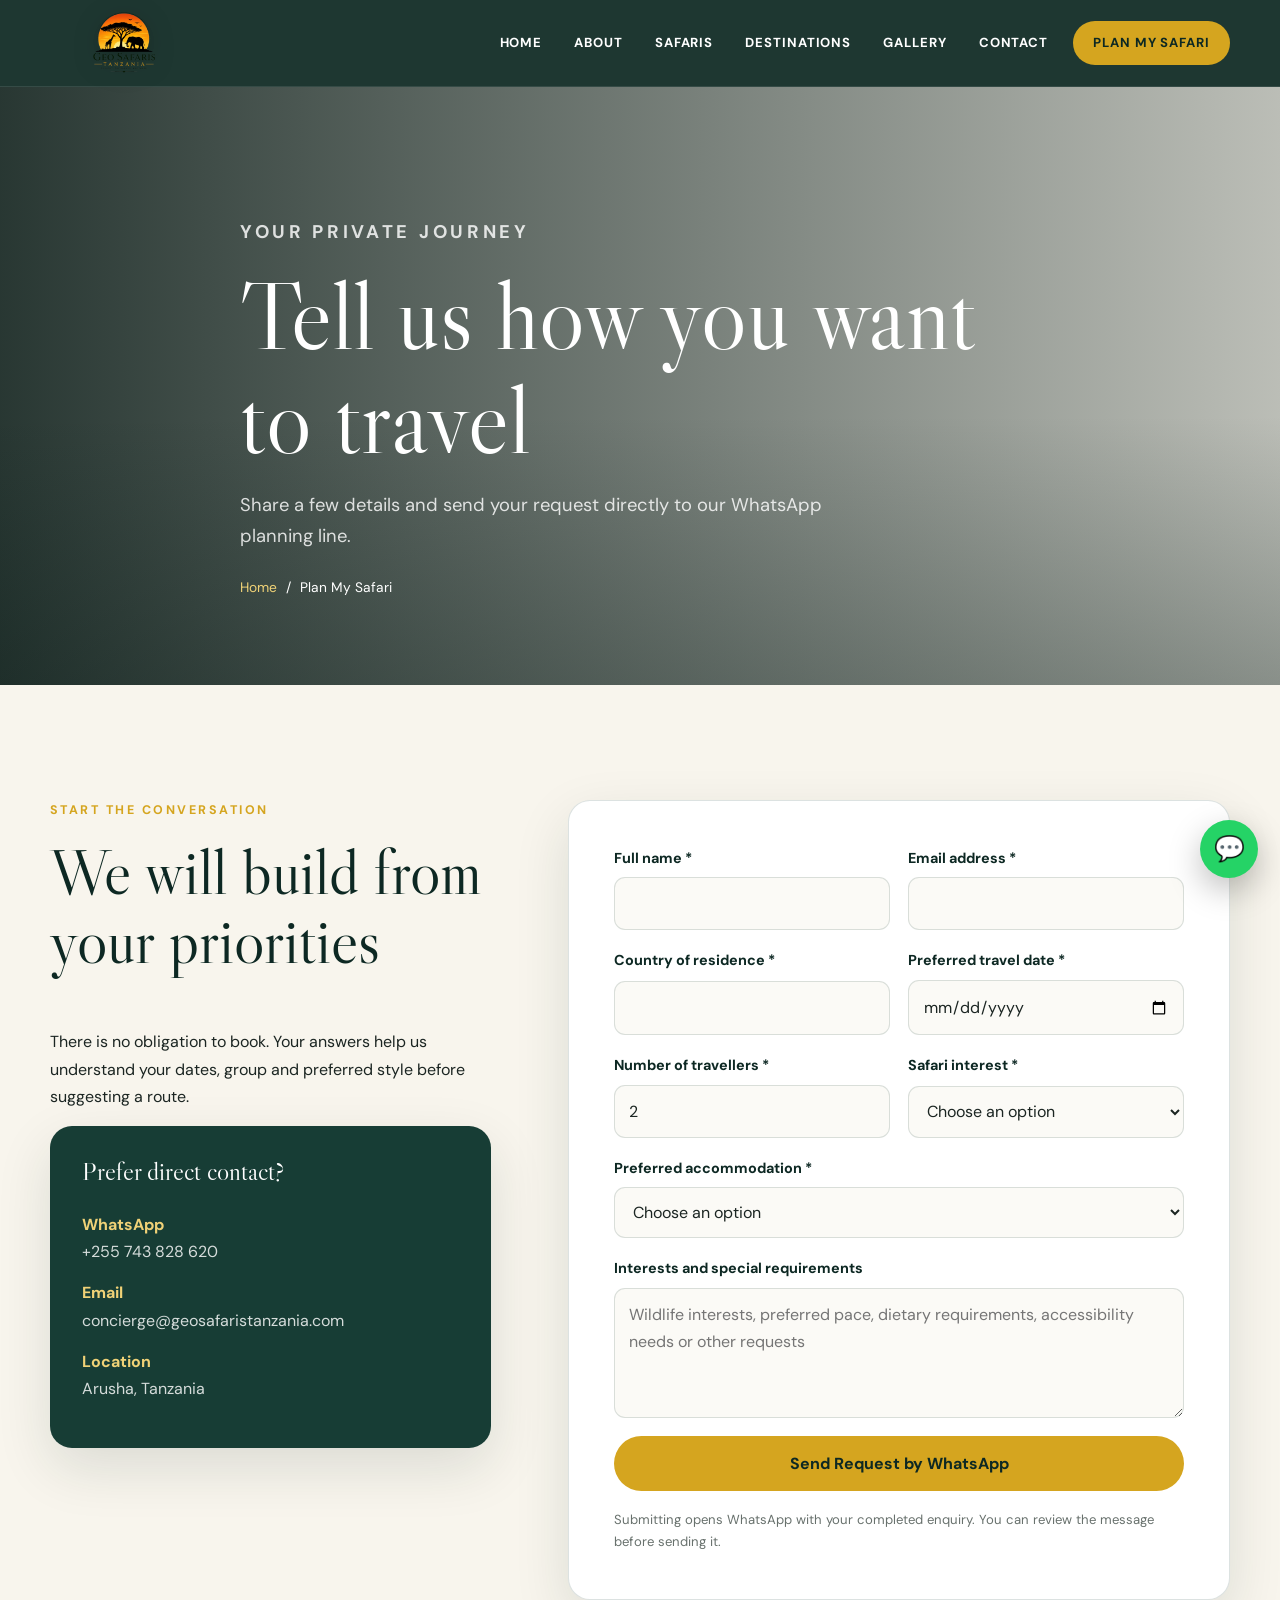
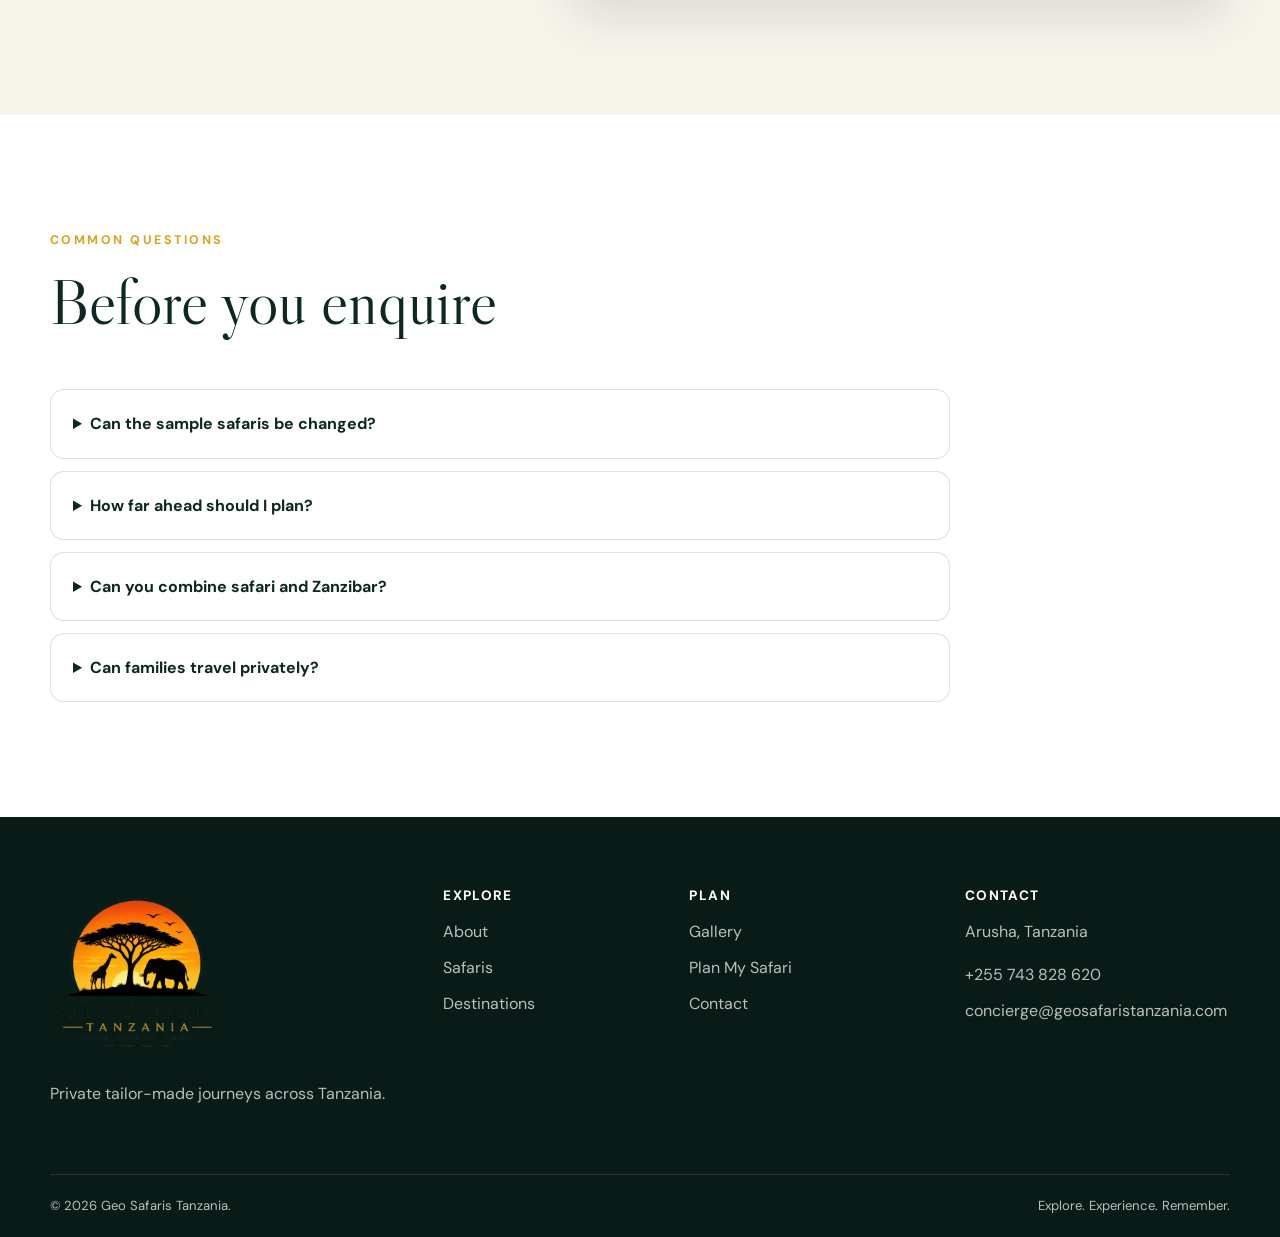
<file: plan-safari.html>
<!DOCTYPE html><html lang="en"><head><meta charset="UTF-8"><meta name="viewport" content="width=device-width,initial-scale=1"><meta name="description" content="Tell Geo Safaris Tanzania about your travel dates, interests and preferred safari style to receive a tailor-made itinerary."><title>Plan Your Tanzania Safari | Geo Safaris Tanzania</title><link rel="icon" href="asset/logo.png"><link rel="stylesheet" href="style.css"></head><body>
<a class="skip-link" href="#main-content">Skip to content</a><header class="site-header"><nav class="container nav-wrap" aria-label="Main navigation"><a class="brand" href="index.html"><img src="asset/logo.png" alt="Geo Safaris Tanzania"></a><button class="menu-toggle" type="button" aria-label="Open navigation" aria-expanded="false" aria-controls="main-menu"><span></span><span></span><span></span></button><ul class="nav-menu" id="main-menu"><li><a href="index.html">Home</a></li><li><a href="about.html">About</a></li><li><a href="packages.html">Safaris</a></li><li><a href="destinations.html">Destinations</a></li><li><a href="gallery.html">Gallery</a></li><li><a href="contact.html">Contact</a></li><li><a class="nav-cta active" aria-current="page" href="plan-safari.html">Plan My Safari</a></li></ul></nav></header>
<main id="main-content"><section class="page-hero" style="--hero:url('https://images.unsplash.com/photo-1547471080-7cc2caa01a7e?auto=format&fit=crop&w=1800&q=82')"><div class="container page-hero-content"><p class="eyebrow">Your private journey</p><h1>Tell us how you want to travel</h1><p>Share a few details and send your request directly to our WhatsApp planning line.</p><div class="breadcrumbs"><a href="index.html">Home</a><span>/</span><span>Plan My Safari</span></div></div></section>
<section class="section"><div class="container form-layout"><div><p class="eyebrow">Start the conversation</p><h2>We will build from your priorities</h2><p>There is no obligation to book. Your answers help us understand your dates, group and preferred style before suggesting a route.</p><div class="contact-card"><h3>Prefer direct contact?</h3><a href="https://wa.me/255743828620" target="_blank" rel="noopener"><strong>WhatsApp</strong><br>+255 743 828 620</a><a href="mailto:concierge@geosafaristanzania.com"><strong>Email</strong><br>concierge@geosafaristanzania.com</a><p><strong>Location</strong><br>Arusha, Tanzania</p></div></div>
<form class="enquiry-form" id="safari-enquiry-form"><div class="field"><label for="name">Full name *</label><input id="name" name="name" type="text" autocomplete="name" required></div><div class="field"><label for="email">Email address *</label><input id="email" name="email" type="email" autocomplete="email" required></div><div class="field"><label for="country">Country of residence *</label><input id="country" name="country" type="text" autocomplete="country-name" required></div><div class="field"><label for="travel_date">Preferred travel date *</label><input id="travel_date" name="travel_date" type="date" required></div><div class="field"><label for="travellers">Number of travellers *</label><input id="travellers" name="travellers" type="number" min="1" max="30" value="2" required></div><div class="field"><label for="tour">Safari interest *</label><select id="tour" name="tour" required><option value="">Choose an option</option><option>Serengeti Migration Journey</option><option>Crater and Elephant Country</option><option>Serengeti and Zanzibar</option><option>Kilimanjaro Climb</option><option>Family Safari</option><option>Fully Tailor-Made Safari</option></select></div><div class="field field-wide"><label for="accommodation">Preferred accommodation *</label><select id="accommodation" name="accommodation" required><option value="">Choose an option</option><option>Comfortable</option><option>Premium</option><option>Luxury</option><option>Mix of styles</option><option>Not sure yet</option></select></div><div class="field field-wide"><label for="message">Interests and special requirements</label><textarea id="message" name="message" placeholder="Wildlife interests, preferred pace, dietary requirements, accessibility needs or other requests"></textarea></div><button class="button button-primary field-wide" type="submit">Send Request by WhatsApp</button><p class="form-note">Submitting opens WhatsApp with your completed enquiry. You can review the message before sending it.</p></form></div></section>
<section class="section section-white"><div class="container"><div class="section-intro"><p class="eyebrow">Common questions</p><h2>Before you enquire</h2></div><div class="faq"><details><summary>Can the sample safaris be changed?</summary><p>Yes. They are starting points. Dates, route, activities and accommodation can be adjusted.</p></details><details><summary>How far ahead should I plan?</summary><p>Planning several months ahead gives you more accommodation choices, especially in busy seasons.</p></details><details><summary>Can you combine safari and Zanzibar?</summary><p>Yes. A wildlife safari can connect with Zanzibar through scheduled or private flights, depending on your itinerary.</p></details><details><summary>Can families travel privately?</summary><p>Yes. Private vehicles allow more flexibility for breaks, activities and daily pacing.</p></details></div></div></section></main>
<footer class="site-footer"><div class="container footer-grid"><div><img class="footer-logo" src="asset/logo.png" alt="Geo Safaris Tanzania"><p>Private tailor-made journeys across Tanzania.</p></div><div><h3>Explore</h3><a href="about.html">About</a><a href="packages.html">Safaris</a><a href="destinations.html">Destinations</a></div><div><h3>Plan</h3><a href="gallery.html">Gallery</a><a href="plan-safari.html">Plan My Safari</a><a href="contact.html">Contact</a></div><div><h3>Contact</h3><p>Arusha, Tanzania</p><a href="tel:+255743828620">+255 743 828 620</a><a href="mailto:concierge@geosafaristanzania.com">concierge@geosafaristanzania.com</a></div></div><div class="container footer-bottom"><span>© <span id="current-year"></span> Geo Safaris Tanzania.</span><span>Explore. Experience. Remember.</span></div></footer><a class="whatsapp-float" href="https://wa.me/255743828620?text=Hello%20Geo%20Safaris%20Tanzania" target="_blank" rel="noopener" aria-label="Chat on WhatsApp"><span aria-hidden="true">💬</span></a><script src="script.js"></script></body></html>
</file>
<file: style.css>
@import url('https://fonts.googleapis.com/css2?family=DM+Sans:wght@400;500;600;700&family=Libre+Caslon+Display&display=swap');

:root {
  --forest: #173d35;
  --forest-dark: #0d2823;
  --forest-soft: #245248;
  --gold: #d5a51f;
  --gold-light: #f0d277;
  --cream: #f8f5ed;
  --white: #ffffff;
  --ink: #1b2522;
  --muted: #68716d;
  --line: rgba(23, 61, 53, .15);
  --shadow: 0 20px 55px rgba(13, 40, 35, .12);
  --radius: 22px;
  --container: 1180px;
  --transition: 220ms ease;
}

* { box-sizing: border-box; }
html { scroll-behavior: smooth; }
body { margin: 0; color: var(--ink); background: var(--cream); font: 400 16px/1.7 "DM Sans", sans-serif; }
body.menu-open { overflow: hidden; }
img { display: block; max-width: 100%; }
a { color: inherit; text-decoration: none; }
button, input, select, textarea { font: inherit; }
button { cursor: pointer; }
h1, h2, h3, p { margin-top: 0; }
h1, h2, h3 { color: var(--forest-dark); font-family: "Libre Caslon Display", serif; font-weight: 400; line-height: 1.08; }
h1 { font-size: clamp(3.2rem, 7.5vw, 6.8rem); }
h2 { font-size: clamp(2.3rem, 5vw, 4.5rem); }
h3 { font-size: 1.6rem; }
.container { width: min(calc(100% - 40px), var(--container)); margin-inline: auto; }
.section { padding: clamp(72px, 9vw, 120px) 0; }
.section-tight { padding: 60px 0; }
.section-white { background: var(--white); }
.section-dark { color: var(--white); background: var(--forest-dark); }
.section-dark h2, .section-dark h3 { color: var(--white); }
.eyebrow { margin: 0 0 16px; color: var(--gold); font-size: .78rem; font-weight: 700; letter-spacing: .2em; text-transform: uppercase; }
.section-intro { max-width: 720px; margin-bottom: 44px; }
.section-intro p:last-child { color: var(--muted); font-size: 1.06rem; }
.section-dark .section-intro p:last-child { color: rgba(255,255,255,.72); }
.skip-link { position: fixed; z-index: 2000; top: 12px; left: 12px; padding: 10px 14px; color: white; background: var(--forest); transform: translateY(-150%); }
.skip-link:focus { transform: none; }

.site-header { position: sticky; z-index: 1000; top: 0; color: white; background: rgba(13,40,35,.93); border-bottom: 1px solid rgba(255,255,255,.1); backdrop-filter: blur(14px); }
.nav-wrap { display: flex; min-height: 86px; align-items: center; justify-content: space-between; gap: 26px; }
.brand img { width: 148px; height: 70px; object-fit: contain; filter: drop-shadow(0 4px 12px rgba(0,0,0,.2)); }
.nav-menu { display: flex; align-items: center; gap: 6px; margin: 0; padding: 0; list-style: none; }
.nav-menu a { display: inline-flex; min-height: 44px; align-items: center; padding: 10px 13px; border-radius: 999px; font-size: .82rem; font-weight: 700; letter-spacing: .07em; text-transform: uppercase; transition: var(--transition); }
.nav-menu a:hover, .nav-menu a.active { color: var(--forest-dark); background: var(--gold); }
.nav-menu .nav-cta { margin-left: 6px; padding-inline: 20px; color: var(--forest-dark); background: var(--gold); }
.menu-toggle { display: none; width: 46px; height: 46px; padding: 11px; border: 1px solid rgba(255,255,255,.25); border-radius: 12px; color: white; background: transparent; }
.menu-toggle span { display: block; height: 2px; margin: 5px 0; background: currentColor; }

.hero { position: relative; display: grid; min-height: calc(100svh - 86px); align-items: center; color: white; background: linear-gradient(90deg,rgba(6,24,20,.86),rgba(6,24,20,.35)), var(--hero) center/cover no-repeat; }
.hero::after, .page-hero::after { content: ""; position: absolute; inset: 0; pointer-events: none; background: linear-gradient(0deg,rgba(6,24,20,.28),transparent 45%); }
.hero-content { position: relative; z-index: 1; max-width: 850px; padding: 100px 0 130px; }
.hero h1 { margin-bottom: 24px; color: white; }
.hero h1 span { color: var(--gold-light); font-style: italic; }
.hero-text { max-width: 690px; margin-bottom: 32px; color: rgba(255,255,255,.86); font-size: clamp(1.05rem, 2vw, 1.3rem); }
.hero-actions { display: flex; flex-wrap: wrap; gap: 14px; }
.trust-bar { position: absolute; z-index: 2; right: 0; bottom: 0; left: 0; background: rgba(13,40,35,.86); border-top: 1px solid rgba(255,255,255,.14); backdrop-filter: blur(12px); }
.trust-grid { display: grid; grid-template-columns: repeat(4,1fr); }
.trust-grid div { padding: 23px; border-right: 1px solid rgba(255,255,255,.12); text-align: center; }
.trust-grid div:last-child { border-right: 0; }
.trust-grid strong { display: block; color: var(--gold-light); font-family: "Libre Caslon Display"; font-size: 1.35rem; }
.trust-grid span { font-size: .78rem; letter-spacing: .06em; text-transform: uppercase; }
.button { display: inline-flex; min-height: 52px; align-items: center; justify-content: center; gap: 9px; padding: 13px 24px; border: 1px solid transparent; border-radius: 999px; font-weight: 700; transition: var(--transition); }
.button-primary { color: var(--forest-dark); background: var(--gold); }
.button-primary:hover { background: var(--gold-light); transform: translateY(-2px); }
.button-secondary { color: white; border-color: rgba(255,255,255,.55); background: rgba(255,255,255,.08); backdrop-filter: blur(10px); }
.button-secondary:hover { background: rgba(255,255,255,.18); }
.button-outline { color: var(--forest); border-color: var(--forest); background: transparent; }
.button-outline:hover { color: white; background: var(--forest); }

.page-hero { position: relative; display: grid; min-height: 500px; align-items: end; color: white; background: linear-gradient(90deg,rgba(6,24,20,.86),rgba(6,24,20,.25)), var(--hero) center/cover no-repeat; }
.page-hero-content { position: relative; z-index: 1; max-width: 800px; padding: 130px 0 85px; }
.page-hero h1 { margin-bottom: 18px; color: white; }
.page-hero p { max-width: 650px; color: rgba(255,255,255,.82); font-size: 1.15rem; }
.breadcrumbs { display: flex; flex-wrap: wrap; gap: 9px; margin-top: 24px; font-size: .86rem; }
.breadcrumbs a { color: var(--gold-light); }

.split { display: grid; grid-template-columns: 1fr 1fr; gap: clamp(40px,7vw,90px); align-items: center; }
.split-media { position: relative; }
.split-media img { width: 100%; height: 560px; object-fit: cover; border-radius: var(--radius); box-shadow: var(--shadow); }
.split-media .media-note { position: absolute; right: -22px; bottom: 25px; max-width: 245px; padding: 24px; color: white; background: var(--forest); border-radius: 18px; box-shadow: var(--shadow); }
.split-content > p { color: var(--muted); }
.feature-list { display: grid; gap: 14px; margin: 28px 0 34px; padding: 0; list-style: none; }
.feature-list li { position: relative; padding-left: 30px; }
.feature-list li::before { content: "✓"; position: absolute; left: 0; color: var(--gold); font-weight: 800; }
.cards-3 { display: grid; grid-template-columns: repeat(3,1fr); gap: 24px; }
.card { overflow: hidden; background: white; border: 1px solid var(--line); border-radius: var(--radius); box-shadow: 0 12px 35px rgba(13,40,35,.08); transition: var(--transition); }
.card:hover { transform: translateY(-5px); box-shadow: var(--shadow); }
.card img { width: 100%; height: 250px; object-fit: cover; }
.card-body { padding: 27px; }
.card-body h3 { margin-bottom: 10px; }
.card-body p { color: var(--muted); }
.card-meta { display: flex; flex-wrap: wrap; gap: 8px; margin-bottom: 15px; color: var(--forest); font-size: .8rem; font-weight: 700; text-transform: uppercase; }
.price { display: block; margin: 18px 0; color: var(--forest); font-size: .92rem; }
.price strong { color: var(--gold); font-size: 1.35rem; }
.link-arrow { display: inline-flex; align-items: center; gap: 8px; color: var(--forest); font-weight: 700; }
.link-arrow:hover { color: #966d00; }

.destination-grid { display: grid; grid-template-columns: repeat(3,1fr); gap: 20px; }
.destination-card { position: relative; min-height: 430px; overflow: hidden; border-radius: var(--radius); box-shadow: var(--shadow); }
.destination-card img { position: absolute; inset: 0; width: 100%; height: 100%; object-fit: cover; transition: transform .5s ease; }
.destination-card::after { content: ""; position: absolute; inset: 0; background: linear-gradient(0deg,rgba(5,21,18,.92),transparent 70%); }
.destination-card:hover img { transform: scale(1.05); }
.destination-copy { position: absolute; z-index: 1; right: 0; bottom: 0; left: 0; padding: 27px; color: white; }
.destination-copy h3 { margin-bottom: 8px; color: white; }
.destination-copy p { margin-bottom: 0; color: rgba(255,255,255,.78); }
.value-grid { display: grid; grid-template-columns: repeat(4,1fr); gap: 18px; }
.value-card { padding: 30px; background: rgba(255,255,255,.07); border: 1px solid rgba(255,255,255,.13); border-radius: 18px; }
.value-card span { display: grid; width: 46px; height: 46px; margin-bottom: 20px; place-items: center; color: var(--forest-dark); background: var(--gold); border-radius: 14px; font-weight: 800; }
.value-card p { margin-bottom: 0; color: rgba(255,255,255,.7); }
.process { display: grid; grid-template-columns: repeat(4,1fr); gap: 20px; }
.process article { padding: 28px; background: white; border-radius: 18px; box-shadow: 0 10px 30px rgba(13,40,35,.07); }
.process span { color: var(--gold); font-weight: 800; }
.process h3 { margin: 15px 0 8px; }
.process p { margin: 0; color: var(--muted); }

.quote-band { padding: 65px 0; color: white; background: linear-gradient(120deg,var(--forest),var(--forest-dark)); }
.quote-inner { display: flex; align-items: center; justify-content: space-between; gap: 35px; }
.quote-inner h2 { max-width: 700px; margin: 0; color: white; font-size: clamp(2rem,4vw,3.4rem); }

.gallery-grid { columns: 3 300px; column-gap: 20px; }
.gallery-item { position: relative; margin: 0 0 20px; overflow: hidden; border: 0; border-radius: 18px; background: none; box-shadow: var(--shadow); }
.gallery-item img { width: 100%; transition: transform .4s ease; }
.gallery-item:hover img { transform: scale(1.04); }
.gallery-item span { position: absolute; right: 14px; bottom: 14px; padding: 8px 12px; color: white; background: rgba(13,40,35,.8); border-radius: 999px; font-size: .78rem; backdrop-filter: blur(8px); }
.lightbox[hidden] { display: none; }
.lightbox { position: fixed; z-index: 3000; inset: 0; display: grid; padding: 30px; place-items: center; background: rgba(3,12,10,.93); }
.lightbox img { max-width: min(1100px,92vw); max-height: 82vh; border-radius: 14px; }
.lightbox-close { position: absolute; top: 22px; right: 24px; width: 50px; height: 50px; color: white; border: 1px solid rgba(255,255,255,.35); border-radius: 50%; background: rgba(255,255,255,.08); font-size: 1.6rem; }

.contact-grid, .form-layout { display: grid; grid-template-columns: .8fr 1.2fr; gap: clamp(35px,6vw,80px); align-items: start; }
.contact-card { padding: 32px; background: var(--forest); border-radius: var(--radius); box-shadow: var(--shadow); color: white; }
.contact-card h3 { color: white; }
.contact-card a, .contact-card p { display: block; margin-bottom: 14px; color: rgba(255,255,255,.82); }
.contact-card strong { color: var(--gold-light); }
.enquiry-form { display: grid; grid-template-columns: 1fr 1fr; gap: 18px; padding: clamp(25px,4vw,45px); background: white; border: 1px solid var(--line); border-radius: var(--radius); box-shadow: var(--shadow); }
.field { display: grid; gap: 7px; }
.field-wide { grid-column: 1 / -1; }
.field label { color: var(--forest-dark); font-size: .9rem; font-weight: 700; }
.field input, .field select, .field textarea { width: 100%; min-height: 51px; padding: 12px 14px; color: var(--ink); background: #fbfaf6; border: 1px solid var(--line); border-radius: 11px; outline: 0; }
.field textarea { min-height: 130px; resize: vertical; }
.field input:focus, .field select:focus, .field textarea:focus { border-color: var(--gold); box-shadow: 0 0 0 3px rgba(213,165,31,.18); }
.form-note { grid-column: 1 / -1; margin: 0; color: var(--muted); font-size: .82rem; }

.faq { display: grid; gap: 12px; max-width: 900px; }
.faq details { padding: 20px 22px; background: white; border: 1px solid var(--line); border-radius: 14px; }
.faq summary { color: var(--forest-dark); font-weight: 700; cursor: pointer; }
.faq p { margin: 13px 0 0; color: var(--muted); }

.site-footer { color: rgba(255,255,255,.72); background: #081b17; }
.footer-grid { display: grid; grid-template-columns: 1.2fr .7fr .8fr .9fr; gap: 40px; padding: 70px 0 50px; }
.footer-logo { width: 175px; margin-bottom: 18px; }
.site-footer h3 { color: white; font: 700 .85rem "DM Sans"; letter-spacing: .1em; text-transform: uppercase; }
.site-footer a { display: block; margin: 9px 0; transition: var(--transition); }
.site-footer a:hover { color: var(--gold-light); }
.footer-bottom { display: flex; align-items: center; justify-content: space-between; gap: 20px; padding: 20px 0; border-top: 1px solid rgba(255,255,255,.1); font-size: .82rem; }
.whatsapp-float { position: fixed; z-index: 1200; right: 22px; bottom: 22px; display: grid; width: 58px; height: 58px; place-items: center; color: white; background: #25d366; border-radius: 50%; box-shadow: 0 12px 32px rgba(0,0,0,.25); transition: var(--transition); }
.whatsapp-float:hover { transform: translateY(-5px) scale(1.04); }
.whatsapp-float svg { width: 31px; fill: currentColor; }
.whatsapp-float span { font-size: 1.55rem; line-height: 1; }

@media (max-width: 980px) {
  .menu-toggle { display: block; }
  .nav-menu { position: fixed; top: 86px; right: 0; bottom: 0; left: 0; display: none; align-content: start; padding: 30px 20px; background: rgba(8,27,23,.98); }
  .nav-menu.open { display: grid; }
  .nav-menu a { width: 100%; justify-content: center; font-size: 1rem; }
  .nav-menu .nav-cta { margin-left: 0; }
  .trust-grid { grid-template-columns: repeat(2,1fr); }
  .trust-grid div:nth-child(2) { border-right: 0; }
  .trust-grid div:nth-child(-n+2) { border-bottom: 1px solid rgba(255,255,255,.12); }
  .hero-content { padding-bottom: 210px; }
  .split, .contact-grid, .form-layout { grid-template-columns: 1fr; }
  .cards-3, .destination-grid { grid-template-columns: repeat(2,1fr); }
  .value-grid, .process { grid-template-columns: repeat(2,1fr); }
  .footer-grid { grid-template-columns: repeat(2,1fr); }
}

@media (max-width: 640px) {
  .container { width: min(calc(100% - 28px), var(--container)); }
  .brand img { width: 125px; height: 62px; }
  .nav-wrap { min-height: 76px; }
  .nav-menu { top: 76px; }
  .hero { min-height: 800px; }
  .hero-content { padding-top: 75px; }
  .hero h1 { font-size: clamp(3rem,15vw,4.7rem); }
  .hero-actions, .hero-actions .button { width: 100%; }
  .trust-grid div { padding: 17px 8px; }
  .trust-grid strong { font-size: 1.08rem; }
  .trust-grid span { font-size: .67rem; }
  .page-hero { min-height: 430px; }
  .cards-3, .destination-grid, .value-grid, .process, .footer-grid, .enquiry-form { grid-template-columns: 1fr; }
  .field-wide { grid-column: auto; }
  .split-media img { height: 420px; }
  .split-media .media-note { right: 12px; bottom: 12px; }
  .quote-inner { align-items: flex-start; flex-direction: column; }
  .footer-bottom { align-items: flex-start; flex-direction: column; }
}

@media (prefers-reduced-motion: reduce) {
  html { scroll-behavior: auto; }
  *, *::before, *::after { animation-duration: .01ms !important; transition-duration: .01ms !important; }
}
</file>
